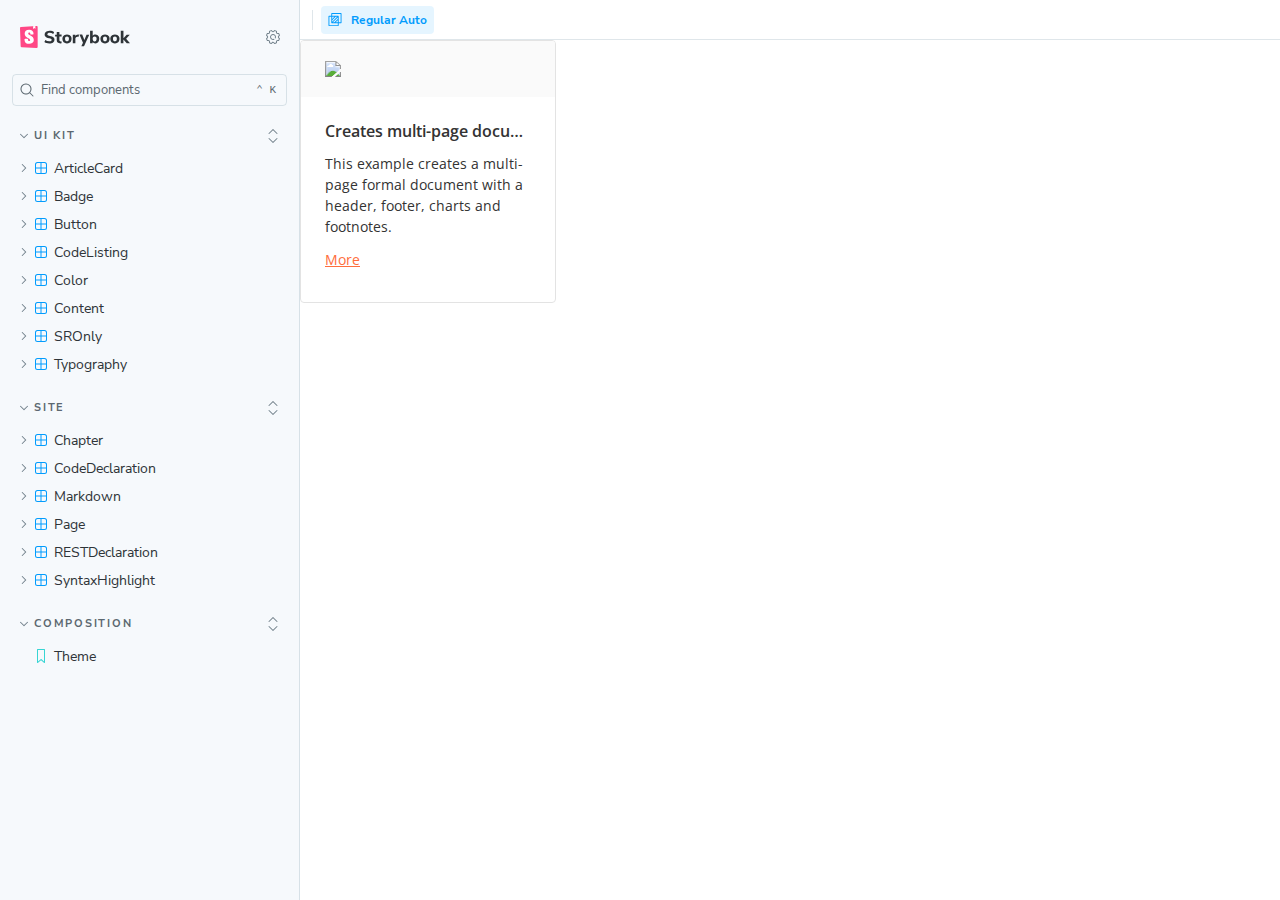
<file: index.html>
<!DOCTYPE html>
<html lang="en">
  <head>
    <meta charset="utf-8" />

    <title>@storybook/cli - Storybook</title>
    <meta name="viewport" content="width=device-width, initial-scale=1, maximum-scale=1" />

    
    <link rel="icon" type="image/svg+xml" href="./favicon.svg" />
    
    <link
      rel="prefetch"
      href="./sb-common-assets/nunito-sans-regular.woff2"
      as="font"
      type="font/woff2"
      crossorigin
    />
    <link
      rel="prefetch"
      href="./sb-common-assets/nunito-sans-bold.woff2"
      as="font"
      type="font/woff2"
      crossorigin
    />
    <link rel="stylesheet" href="./sb-common-assets/fonts.css" />

    <link href="./sb-manager/runtime.js" rel="modulepreload" />

    
    <link href="./sb-addons/storybook-core-server-presets-0/common-manager-bundle.js" rel="modulepreload" />
    
    <link href="./sb-addons/essentials-controls-1/manager-bundle.js" rel="modulepreload" />
    
    <link href="./sb-addons/essentials-actions-2/manager-bundle.js" rel="modulepreload" />
    
    <link href="./sb-addons/essentials-backgrounds-3/manager-bundle.js" rel="modulepreload" />
    
    <link href="./sb-addons/essentials-viewport-4/manager-bundle.js" rel="modulepreload" />
    
    <link href="./sb-addons/essentials-toolbars-5/manager-bundle.js" rel="modulepreload" />
    
    <link href="./sb-addons/essentials-measure-6/manager-bundle.js" rel="modulepreload" />
    
    <link href="./sb-addons/essentials-outline-7/manager-bundle.js" rel="modulepreload" />
    
    <link href="./sb-addons/paddings-8/manager-bundle.js" rel="modulepreload" />
       

    <style>
      #storybook-root[hidden] {
        display: none !important;
      }
    </style>

    
  </head>
  <body>
    <div id="root"></div>

    
    <script>
      
        
          window['FEATURES'] = {
  "argTypeTargetsV7": true,
  "legacyDecoratorFileOrder": false,
  "disallowImplicitActionsInRenderV8": true
};
        
      
        
          window['REFS'] = {};
        
      
        
          window['LOGLEVEL'] = "info";
        
      
        
          window['DOCS_OPTIONS'] = {
  "defaultName": "Docs",
  "autodocs": "tag"
};
        
      
        
          window['CONFIG_TYPE'] = "PRODUCTION";
        
      
        
      
        
      
        
          window['TAGS_OPTIONS'] = {
  "dev-only": {
    "excludeFromDocsStories": true
  },
  "docs-only": {
    "excludeFromSidebar": true
  },
  "test-only": {
    "excludeFromSidebar": true,
    "excludeFromDocsStories": true
  }
};
        
      
        
          window['STORYBOOK_RENDERER'] = "@storybook/preact";
        
      
        
          window['STORYBOOK_BUILDER'] = "@storybook/builder-vite";
        
      
        
          window['STORYBOOK_FRAMEWORK'] = "@storybook/preact-vite";
        
      
    </script>
    

    <script type="module">
      import './sb-manager/globals-runtime.js';
      
      
        import './sb-addons/storybook-core-server-presets-0/common-manager-bundle.js';
      
        import './sb-addons/essentials-controls-1/manager-bundle.js';
      
        import './sb-addons/essentials-actions-2/manager-bundle.js';
      
        import './sb-addons/essentials-backgrounds-3/manager-bundle.js';
      
        import './sb-addons/essentials-viewport-4/manager-bundle.js';
      
        import './sb-addons/essentials-toolbars-5/manager-bundle.js';
      
        import './sb-addons/essentials-measure-6/manager-bundle.js';
      
        import './sb-addons/essentials-outline-7/manager-bundle.js';
      
        import './sb-addons/paddings-8/manager-bundle.js';
      
      
      import './sb-manager/runtime.js';
    </script>

    
    <link href="./sb-preview/runtime.js" rel="prefetch" as="script" />
    
  </body>
</html>
</file>
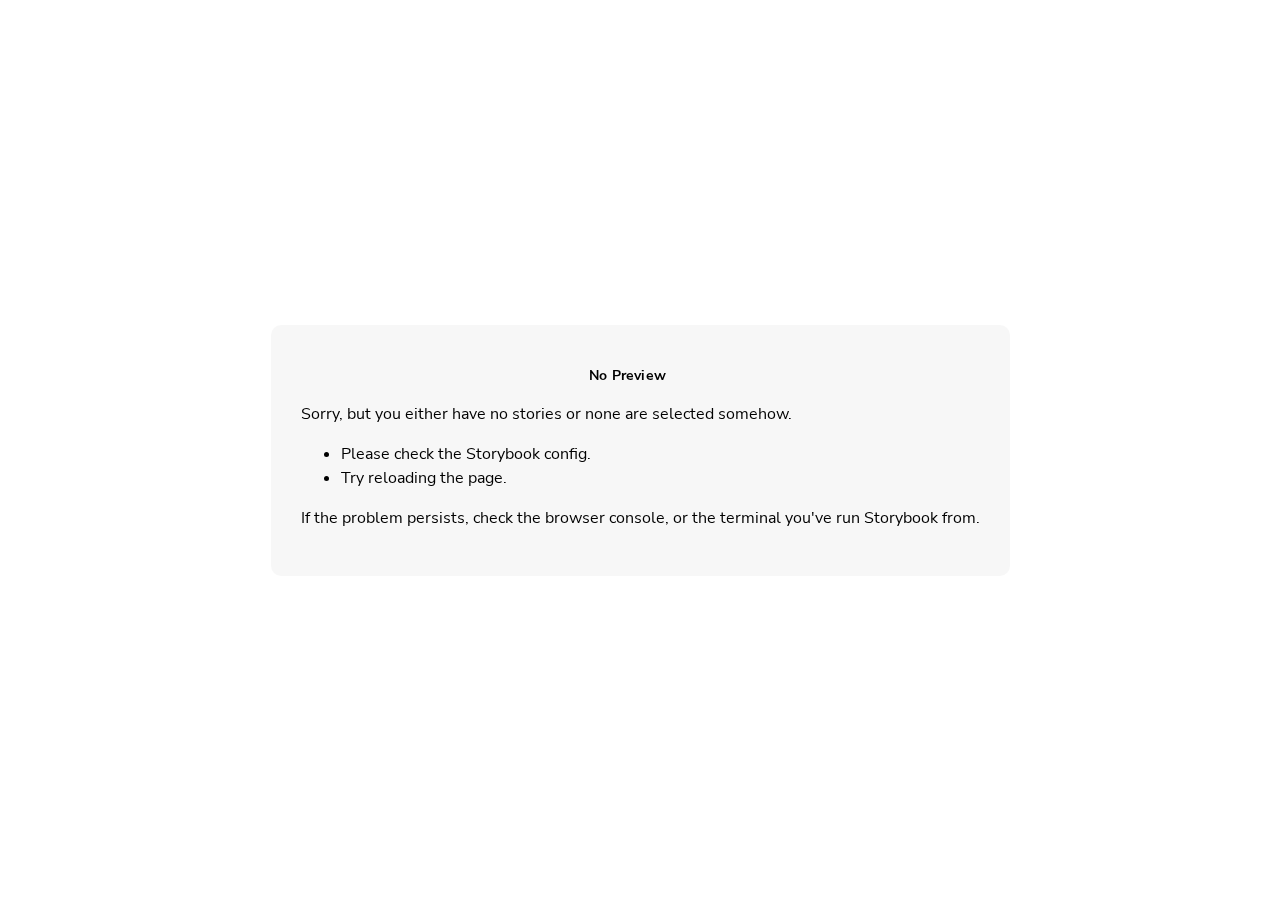
<file: iframe.html>
<!doctype html>
<!--suppress HtmlUnknownTarget -->
<html lang="en">
  <head>
    <meta charset="utf-8" />
    <title>Storybook</title>
    <meta name="viewport" content="width=device-width, initial-scale=1" />

    <link
      rel="prefetch"
      href="./sb-common-assets/nunito-sans-regular.woff2"
      as="font"
      type="font/woff2"
      crossorigin
    />
    <link
      rel="prefetch"
      href="./sb-common-assets/nunito-sans-italic.woff2"
      as="font"
      type="font/woff2"
      crossorigin
    />
    <link
      rel="prefetch"
      href="./sb-common-assets/nunito-sans-bold.woff2"
      as="font"
      type="font/woff2"
      crossorigin
    />
    <link
      rel="prefetch"
      href="./sb-common-assets/nunito-sans-bold-italic.woff2"
      as="font"
      type="font/woff2"
      crossorigin
    />
    <link rel="stylesheet" href="./sb-common-assets/fonts.css" />

    <script>
      window.CONFIG_TYPE = 'PRODUCTION';
      window.LOGLEVEL = 'info';
      window.FRAMEWORK_OPTIONS = {};
      window.CHANNEL_OPTIONS = {};
      window.FEATURES = {"argTypeTargetsV7":true,"legacyDecoratorFileOrder":false,"disallowImplicitActionsInRenderV8":true};
      window.STORIES = [{"titlePrefix":"","directory":"./ui","files":"*/lib/*.stories.tsx","importPathMatcher":"^\\.[\\\\/](?:ui\\/(?!\\.)(?=.)[^/]*?\\/lib\\/(?!\\.)(?=.)[^/]*?\\.stories\\.tsx)$"},{"titlePrefix":"","directory":"./site/src/components","files":"*/*.stories.tsx","importPathMatcher":"^\\.[\\\\/](?:site\\/src\\/components\\/(?!\\.)(?=.)[^/]*?\\/(?!\\.)(?=.)[^/]*?\\.stories\\.tsx)$"},{"titlePrefix":"","directory":"./.storybook","files":"*.stories.tsx","importPathMatcher":"^\\.[\\\\/](?:\\.storybook\\/(?!\\.)(?=.)[^/]*?\\.stories\\.tsx)$"}];
      window.DOCS_OPTIONS = {"defaultName":"Docs","autodocs":"tag"};
      window.TAGS_OPTIONS = {"dev-only":{"excludeFromDocsStories":true},"docs-only":{"excludeFromSidebar":true},"test-only":{"excludeFromSidebar":true,"excludeFromDocsStories":true}};

      

      // We do this so that "module && module.hot" etc. in Storybook source code
      // doesn't fail (it will simply be disabled)
      window.module = undefined;
      window.global = window;
    </script>
    <base target="_parent" />

<style>
  /* While we aren't showing the main block yet, but still preparing, we want everything the user
     has rendered, which may or may not be in #storybook-root, to be display none */
  .sb-show-preparing-story:not(.sb-show-main) > :not(.sb-preparing-story) {
    display: none;
  }

  .sb-show-preparing-docs:not(.sb-show-main) > :not(.sb-preparing-docs) {
    display: none;
  }

  /* Hide our own blocks when we aren't supposed to be showing them */
  :not(.sb-show-preparing-story) > .sb-preparing-story,
  :not(.sb-show-preparing-docs) > .sb-preparing-docs,
  :not(.sb-show-nopreview) > .sb-nopreview,
  :not(.sb-show-errordisplay) > .sb-errordisplay {
    display: none;
  }

  .sb-show-main.sb-main-centered {
    margin: 0;
    display: flex;
    align-items: center;
    min-height: 100vh;
  }

  .sb-show-main.sb-main-centered #storybook-root {
    box-sizing: border-box;
    margin: auto;
    padding: 1rem;
    max-height: 100%; /* Hack for centering correctly in IE11 */
  }

  /* Vertical centering fix for IE11 */
  @media screen and (-ms-high-contrast: none), (-ms-high-contrast: active) {
    .sb-show-main.sb-main-centered:after {
      content: '';
      min-height: inherit;
      font-size: 0;
    }
  }

  .sb-show-main.sb-main-fullscreen {
    margin: 0;
    padding: 0;
    display: block;
  }

  .sb-show-main.sb-main-padded {
    margin: 0;
    padding: 1rem;
    display: block;
    box-sizing: border-box;
  }

  .sb-wrapper {
    position: fixed;
    top: 0;
    bottom: 0;
    left: 0;
    right: 0;
    padding: 20px;
    font-family:
      'Nunito Sans',
      -apple-system,
      '.SFNSText-Regular',
      'San Francisco',
      BlinkMacSystemFont,
      'Segoe UI',
      'Helvetica Neue',
      Helvetica,
      Arial,
      sans-serif;
    -webkit-font-smoothing: antialiased;
    overflow: auto;
  }

  .sb-heading {
    font-size: 14px;
    font-weight: 600;
    letter-spacing: 0.2px;
    margin: 10px 0;
    padding-right: 25px;
  }

  .sb-nopreview {
    display: flex;
    align-content: center;
    justify-content: center;
  }

  .sb-nopreview_main {
    margin: auto;
    padding: 30px;
    border-radius: 10px;
    background: rgba(0, 0, 0, 0.03);
  }

  .sb-nopreview_heading {
    text-align: center;
  }

  .sb-errordisplay {
    border: 20px solid rgb(187, 49, 49);
    background: #222;
    color: #fff;
    z-index: 999999;
  }

  .sb-errordisplay_code {
    padding: 10px;
    background: #000;
    color: #eee;
    font-family: 'Operator Mono', 'Fira Code Retina', 'Fira Code', 'FiraCode-Retina', 'Andale Mono',
      'Lucida Console', Consolas, Monaco, monospace;
  }

  .sb-errordisplay pre {
    white-space: pre-wrap;
  }

  @-webkit-keyframes sb-rotate360 {
    from {
      transform: rotate(0deg);
    }
    to {
      transform: rotate(360deg);
    }
  }
  @keyframes sb-rotate360 {
    from {
      transform: rotate(0deg);
    }
    to {
      transform: rotate(360deg);
    }
  }
  @-webkit-keyframes sb-glow {
    0%,
    100% {
      opacity: 1;
    }
    50% {
      opacity: 0.4;
    }
  }
  @keyframes sb-glow {
    0%,
    100% {
      opacity: 1;
    }
    50% {
      opacity: 0.4;
    }
  }

  /* We display the preparing loaders *over* the rendering story */
  .sb-preparing-story,
  .sb-preparing-docs {
    background-color: white;
    /* Maximum possible z-index. It would be better to use stacking contexts to ensure it's always
    on top, but this isn't possible as it would require making CSS changes that could affect user code */
    z-index: 2147483647;
  }

  .sb-loader {
    -webkit-animation: sb-rotate360 0.7s linear infinite;
    animation: sb-rotate360 0.7s linear infinite;
    border-color: rgba(97, 97, 97, 0.29);
    border-radius: 50%;
    border-style: solid;
    border-top-color: #646464;
    border-width: 2px;
    display: inline-block;
    height: 32px;
    left: 50%;
    margin-left: -16px;
    margin-top: -16px;
    mix-blend-mode: difference;
    overflow: hidden;
    position: absolute;
    top: 50%;
    transition: all 200ms ease-out;
    vertical-align: top;
    width: 32px;
    z-index: 4;
  }

  .sb-previewBlock {
    background: #fff;
    border: 1px solid rgba(0, 0, 0, 0.1);
    border-radius: 4px;
    box-shadow: rgba(0, 0, 0, 0.1) 0 1px 3px 0;
    margin: 25px auto 40px;
    max-width: 600px;
  }

  .sb-previewBlock_header {
    align-items: center;
    box-shadow: rgba(0, 0, 0, 0.1) 0 -1px 0 0 inset;
    display: flex;
    gap: 14px;
    height: 40px;
    padding: 0 12px;
  }

  .sb-previewBlock_icon {
    -webkit-animation: sb-glow 1.5s ease-in-out infinite;
    animation: sb-glow 1.5s ease-in-out infinite;
    background: #e6e6e6;
    height: 14px;
    width: 14px;
  }
  .sb-previewBlock_icon:last-child {
    margin-left: auto;
  }

  .sb-previewBlock_body {
    -webkit-animation: sb-glow 1.5s ease-in-out infinite;
    animation: sb-glow 1.5s ease-in-out infinite;
    height: 182px;
    position: relative;
  }

  .sb-argstableBlock {
    border-collapse: collapse;
    border-spacing: 0;
    font-size: 13px;
    line-height: 20px;
    margin: 25px auto 40px;
    max-width: 600px;
    text-align: left;
    width: 100%;
  }
  .sb-argstableBlock th:first-of-type,
  .sb-argstableBlock td:first-of-type {
    padding-left: 20px;
  }
  .sb-argstableBlock th:nth-of-type(2),
  .sb-argstableBlock td:nth-of-type(2) {
    width: 35%;
  }
  .sb-argstableBlock th:nth-of-type(3),
  .sb-argstableBlock td:nth-of-type(3) {
    width: 15%;
  }
  .sb-argstableBlock th:last-of-type,
  .sb-argstableBlock td:last-of-type {
    width: 25%;
    padding-right: 20px;
  }
  .sb-argstableBlock th span,
  .sb-argstableBlock td span {
    -webkit-animation: sb-glow 1.5s ease-in-out infinite;
    animation: sb-glow 1.5s ease-in-out infinite;
    background-color: rgba(0, 0, 0, 0.1);
    border-radius: 0;
    box-shadow: none;
    color: transparent;
  }
  .sb-argstableBlock th {
    padding: 10px 15px;
  }

  .sb-argstableBlock-body {
    border-radius: 4px;
    box-shadow:
      rgba(0, 0, 0, 0.1) 0 1px 3px 1px,
      rgba(0, 0, 0, 0.065) 0 0 0 1px;
  }
  .sb-argstableBlock-body tr {
    background: transparent;
    overflow: hidden;
  }
  .sb-argstableBlock-body tr:not(:first-child) {
    border-top: 1px solid #e6e6e6;
  }
  .sb-argstableBlock-body tr:first-child td:first-child {
    border-top-left-radius: 4px;
  }
  .sb-argstableBlock-body tr:first-child td:last-child {
    border-top-right-radius: 4px;
  }
  .sb-argstableBlock-body tr:last-child td:first-child {
    border-bottom-left-radius: 4px;
  }
  .sb-argstableBlock-body tr:last-child td:last-child {
    border-bottom-right-radius: 4px;
  }
  .sb-argstableBlock-body td {
    background: #fff;
    padding-bottom: 10px;
    padding-top: 10px;
    vertical-align: top;
  }
  .sb-argstableBlock-body td:not(:first-of-type) {
    padding-left: 15px;
    padding-right: 15px;
  }
  .sb-argstableBlock-body button {
    -webkit-animation: sb-glow 1.5s ease-in-out infinite;
    animation: sb-glow 1.5s ease-in-out infinite;
    background-color: rgba(0, 0, 0, 0.1);
    border: 0;
    border-radius: 0;
    box-shadow: none;
    color: transparent;
    display: inline;
    font-size: 12px;
    line-height: 1;
    padding: 10px 16px;
  }

  .sb-argstableBlock-summary {
    margin-top: 4px;
  }

  .sb-argstableBlock-code {
    margin-right: 4px;
    margin-bottom: 4px;
    padding: 2px 5px;
  }
</style>

<script>
  /* globals window */
  /* eslint-disable no-underscore-dangle */
  try {
    if (window.top !== window) {
      window.__REACT_DEVTOOLS_GLOBAL_HOOK__ = window.top.__REACT_DEVTOOLS_GLOBAL_HOOK__;
      window.__VUE_DEVTOOLS_GLOBAL_HOOK__ = window.top.__VUE_DEVTOOLS_GLOBAL_HOOK__;
      window.top.__VUE_DEVTOOLS_CONTEXT__ = window.document;
    }
  } catch (e) {
    // eslint-disable-next-line no-console
    console.warn('unable to connect to top frame for connecting dev tools');
  }
</script>
<link rel="preload" href="/OpenSans-Medium.woff2" crossorigin as="font" type="font/woff2"/><link rel="preload" href="/OpenSans-Regular.woff2" crossorigin as="font" type="font/woff2"/><link rel="preload" href="/OpenSans-SemiBold.woff2" crossorigin as="font" type="font/woff2"/><link rel="preload" href="/OpenSans-Bold.woff2" crossorigin as="font" type="font/woff2"/>
    <script type="module" crossorigin src="./assets/iframe-CS6hyi70.js"></script>
  </head>

  <body>
    <div class="sb-preparing-story sb-wrapper">
  <div class="sb-loader"></div>
</div>

<div class="sb-preparing-docs sb-wrapper">
  <div class="sb-previewBlock">
    <div class="sb-previewBlock_header">
      <div class="sb-previewBlock_icon"></div>
      <div class="sb-previewBlock_icon"></div>
      <div class="sb-previewBlock_icon"></div>
      <div class="sb-previewBlock_icon"></div>
    </div>
    <div class="sb-previewBlock_body">
      <div class="sb-loader"></div>
    </div>
  </div>
  <table aria-hidden="true" class="sb-argstableBlock">
    <thead class="sb-argstableBlock-head">
      <tr>
        <th><span>Name</span></th>
        <th><span>Description</span></th>
        <th><span>Default</span></th>
        <th><span>Control </span></th>
      </tr>
    </thead>
    <tbody class="sb-argstableBlock-body">
      <tr>
        <td><span>propertyName</span><span title="Required">*</span></td>
        <td>
          <div><span>This is a short description</span></div>
          <div class="sb-argstableBlock-summary">
            <div><span class="sb-argstableBlock-code">summary</span></div>
          </div>
        </td>
        <td>
          <div><span class="sb-argstableBlock-code">defaultValue</span></div>
        </td>
        <td><button>Set string</button></td>
      </tr>
      <tr>
        <td><span>propertyName</span><span>*</span></td>
        <td>
          <div><span>This is a short description</span></div>
          <div class="sb-argstableBlock-summary">
            <div><span class="sb-argstableBlock-code">summary</span></div>
          </div>
        </td>
        <td>
          <div><span class="sb-argstableBlock-code">defaultValue</span></div>
        </td>
        <td><button>Set string</button></td>
      </tr>
      <tr>
        <td><span>propertyName</span><span>*</span></td>
        <td>
          <div><span>This is a short description</span></div>
          <div class="sb-argstableBlock-summary">
            <div><span class="sb-argstableBlock-code">summary</span></div>
          </div>
        </td>
        <td>
          <div><span class="sb-argstableBlock-code">defaultValue</span></div>
        </td>
        <td><button>Set string</button></td>
      </tr>
    </tbody>
  </table>
</div>

<div class="sb-nopreview sb-wrapper">
  <div class="sb-nopreview_main">
    <h1 class="sb-nopreview_heading sb-heading">No Preview</h1>
    <p>Sorry, but you either have no stories or none are selected somehow.</p>
    <ul>
      <li>Please check the Storybook config.</li>
      <li>Try reloading the page.</li>
    </ul>
    <p>
      If the problem persists, check the browser console, or the terminal you've run Storybook from.
    </p>
  </div>
</div>

<div class="sb-errordisplay sb-wrapper">
  <pre id="error-message" class="sb-heading"></pre>
  <pre class="sb-errordisplay_code"><code id="error-stack"></code></pre>
</div>

    <div id="storybook-root"></div>
    <div id="storybook-docs"></div>
  </body>
</html>
</file>
<file: sb-common-assets/fonts.css>
@font-face {
  font-family: 'Nunito Sans';
  font-style: normal;
  font-weight: 400;
  font-display: swap;
  src: url('./nunito-sans-regular.woff2') format('woff2');
}

@font-face {
  font-family: 'Nunito Sans';
  font-style: italic;
  font-weight: 400;
  font-display: swap;
  src: url('./nunito-sans-italic.woff2') format('woff2');
}

@font-face {
  font-family: 'Nunito Sans';
  font-style: normal;
  font-weight: 700;
  font-display: swap;
  src: url('./nunito-sans-bold.woff2') format('woff2');
}

@font-face {
  font-family: 'Nunito Sans';
  font-style: italic;
  font-weight: 700;
  font-display: swap;
  src: url('./nunito-sans-bold-italic.woff2') format('woff2');
}
</file>
